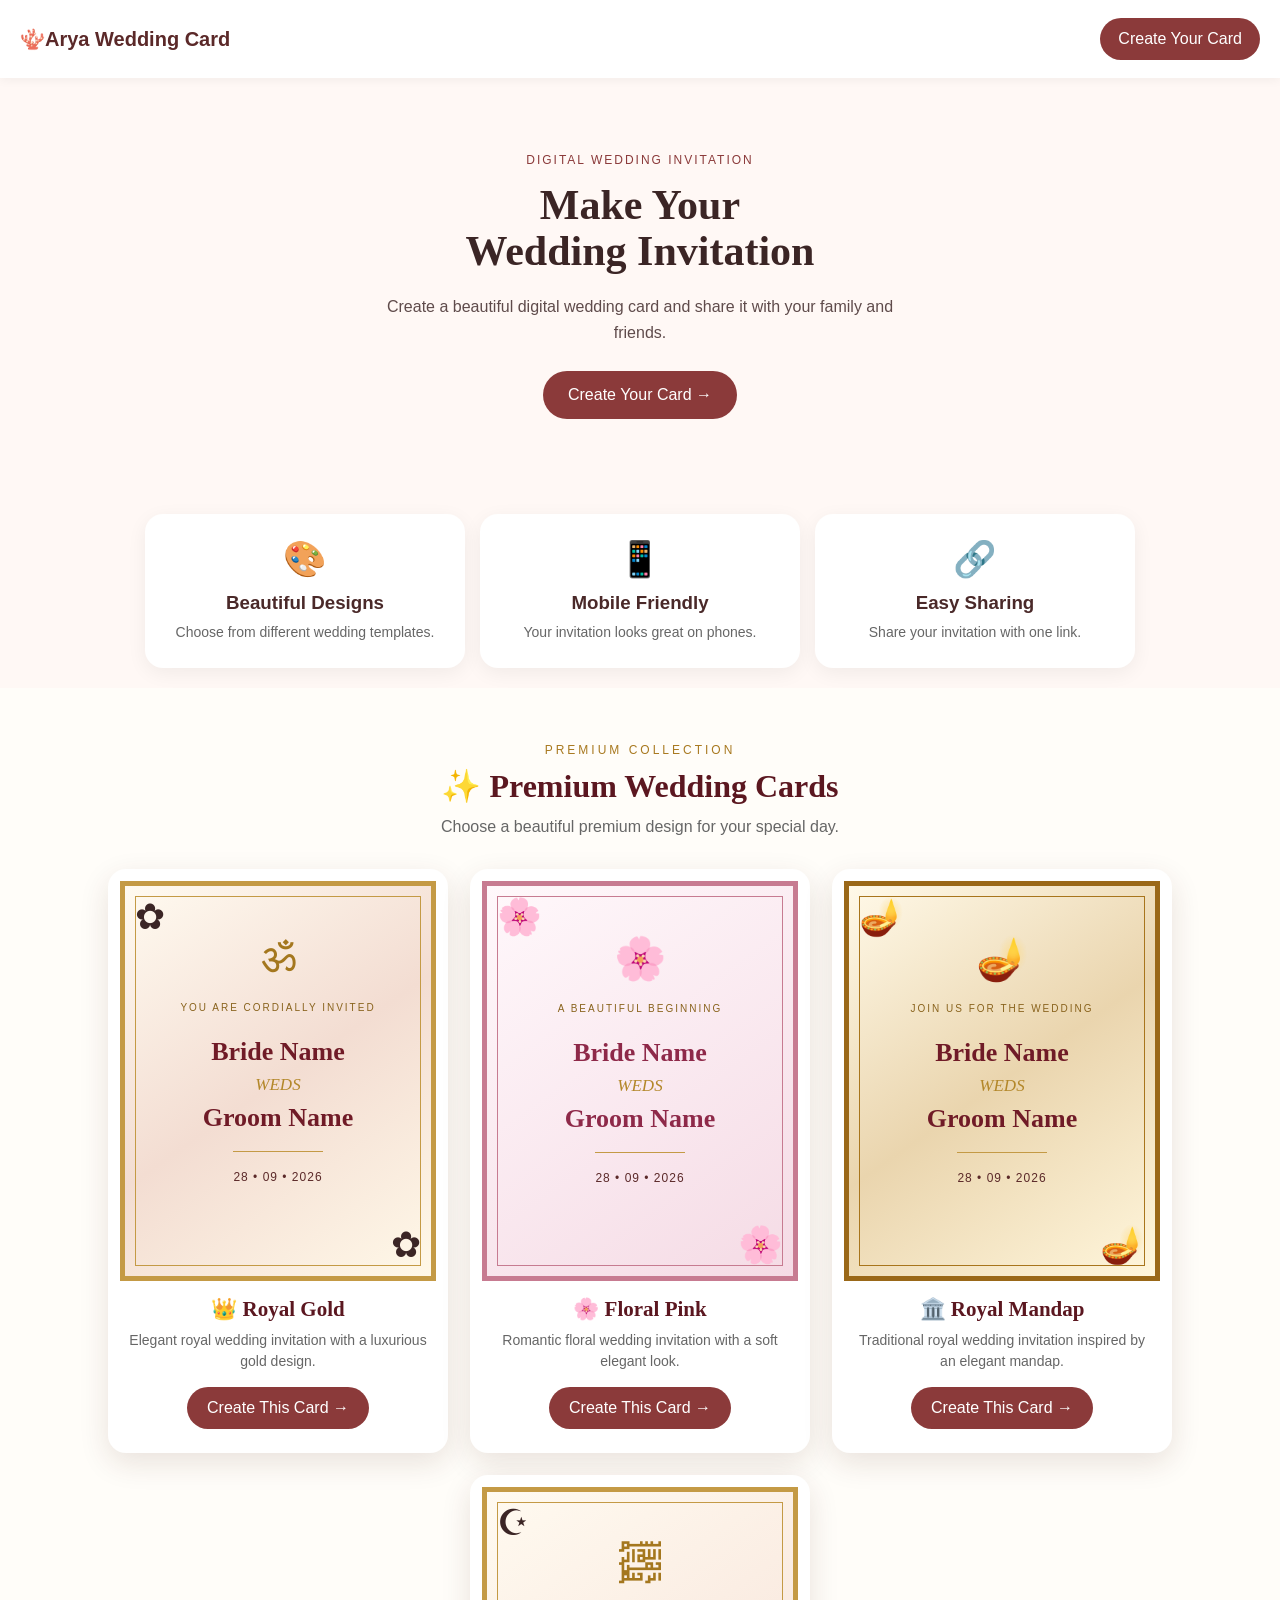
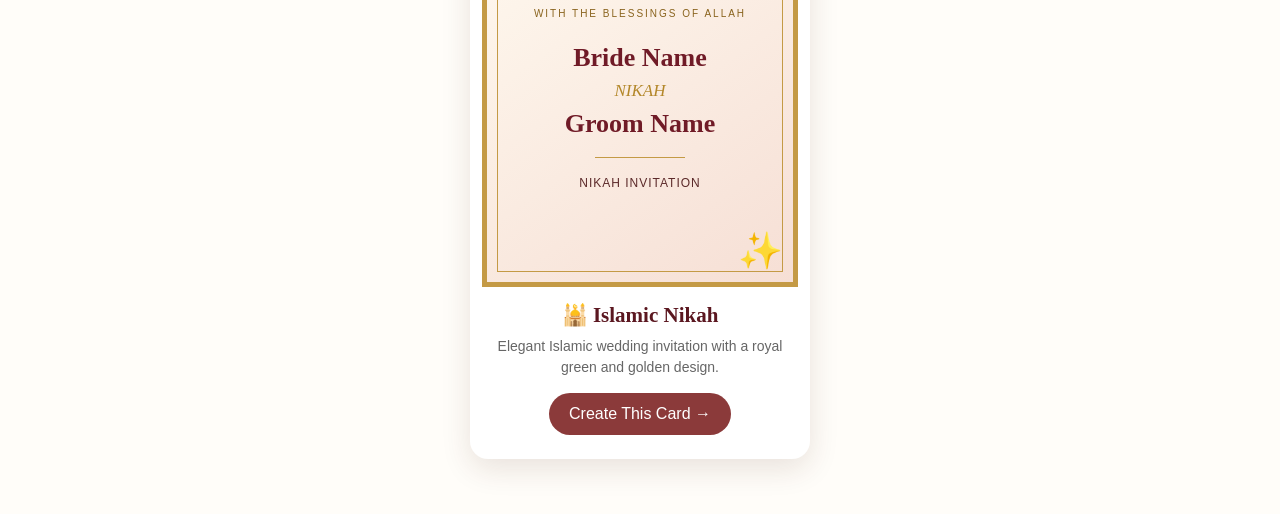
<file: index.html>
<!DOCTYPE html>
<html lang="en">

<head>

  <meta charset="UTF-8">

  <meta
    name="viewport"
    content="width=device-width, initial-scale=1.0">

  <title>Arya wedding Card</title>
<meta name="description" content="Arya Wedding Card - Create beautiful digital wedding invitations with premium designs. Download and share your wedding card online.">
<meta property="og:site_name" content="Arya Wedding Card">
  <link rel="stylesheet" href="style.css">

</head>


<body>


  <!-- =========================
       HEADER
  ========================== -->

  <header>

    <h2> 🪸Arya Wedding Card</h2>

    <button id="createBtn">
      Create Your Card
    </button>

  </header>



  <!-- =========================
       MAIN
  ========================== -->

  <main>


    <!-- =========================
         HERO
    ========================== -->

    <section class="hero">

      <p class="small-text">
        DIGITAL WEDDING INVITATION
      </p>


      <h1>
        Make Your<br>
        Wedding Invitation
      </h1>


      <p class="hero-description">
        Create a beautiful digital wedding card
        and share it with your family and friends.
      </p>


      <button id="startBtn">
        Create Your Card →
      </button>

    </section>



    <!-- =========================
         FEATURES
    ========================== -->

    <section class="features">


      <div class="feature">

        <span>🎨</span>

        <h3>
          Beautiful Designs
        </h3>

        <p>
          Choose from different wedding templates.
        </p>

      </div>



      <div class="feature">

        <span>📱</span>

        <h3>
          Mobile Friendly
        </h3>

        <p>
          Your invitation looks great on phones.
        </p>

      </div>



      <div class="feature">

        <span>🔗</span>

        <h3>
          Easy Sharing
        </h3>

        <p>
          Share your invitation with one link.
        </p>

      </div>


    </section>



    <!-- =========================
         PREMIUM SECTION
    ========================== -->

    <section class="premium-section">


      <p class="premium-small-text">
        PREMIUM COLLECTION
      </p>


      <h2>
        ✨ Premium Wedding Cards
      </h2>


      <p class="premium-description">
        Choose a beautiful premium design
        for your special day.
      </p>



      <!-- PREMIUM CARDS -->

      <div class="premium-cards">



        <!-- =====================
             PREMIUM CARD 1
        ====================== -->

        <div class="premium-card">


          <div class="premium-preview royal-preview">


            <div class="premium-flower flower-one">
              ✿
            </div>


            <div class="premium-symbol">
              ॐ
            </div>


            <p class="premium-invite">
              YOU ARE CORDIALLY INVITED
            </p>


            <h3>
              Bride Name
            </h3>


            <p class="premium-weds">
              WEDS
            </p>


            <h3>
              Groom Name
            </h3>


            <div class="premium-line">
            </div>


            <p class="premium-date">
              28 • 09 • 2026
            </p>


            <div class="premium-flower flower-two">
              ✿
            </div>


          </div>



          <div class="premium-info">


            <h3>
              👑 Royal Gold
            </h3>


            <p>
              Elegant royal wedding invitation
              with a luxurious gold design.
            </p>


            <button
              class="premium-btn"
              data-template="royal"
            >
              Create This Card →
            </button>


          </div>


        </div>



        <!-- =====================
             PREMIUM CARD 2
        ====================== -->

        <div class="premium-card">


          <div class="premium-preview floral-card">


            <div class="premium-flower flower-one">
              🌸
            </div>


            <div class="premium-symbol">
              🌸
            </div>


            <p class="premium-invite">
              A BEAUTIFUL BEGINNING
            </p>


            <h3>
              Bride Name
            </h3>


            <p class="premium-weds">
              WEDS
            </p>


            <h3>
              Groom Name
            </h3>


            <div class="premium-line">
            </div>


            <p class="premium-date">
              28 • 09 • 2026
            </p>


            <div class="premium-flower flower-two">
              🌸
            </div>


          </div>



          <div class="premium-info">


            <h3>
              🌸 Floral Pink
            </h3>


            <p>
              Romantic floral wedding invitation
              with a soft elegant look.
            </p>


            <button
              class="premium-btn"
              data-template="floral"
            >
              Create This Card →
            </button>


          </div>


        </div>



        <!-- =====================
             PREMIUM CARD 3
        ====================== -->

        <div class="premium-card">


          <div class="premium-preview mandap-card">


            <div class="premium-flower flower-one">
              🪔
            </div>


            <div class="premium-symbol">
              🪔
            </div>


            <p class="premium-invite">
              JOIN US FOR THE WEDDING
            </p>


            <h3>
              Bride Name
            </h3>


            <p class="premium-weds">
              WEDS
            </p>


            <h3>
              Groom Name
            </h3>


            <div class="premium-line">
            </div>


            <p class="premium-date">
              28 • 09 • 2026
            </p>


            <div class="premium-flower flower-two">
              🪔
            </div>


          </div>



          <div class="premium-info">


            <h3>
              🏛️ Royal Mandap
            </h3>


            <p>
              Traditional royal wedding invitation
              inspired by an elegant mandap.
            </p>


            <button
              class="premium-btn"
              data-template="mandap"
            >
              Create This Card →
            </button>


          </div>


        </div>


        <!-- =====================
             PREMIUM CARD 4
        ====================== -->

        <div class="premium-card">

          <div class="premium-preview islamic-preview">

            <div class="premium-flower flower-one">
              ☪
            </div>

            <div class="premium-symbol">
              ﷽
            </div>

            <p class="premium-invite">
              WITH THE BLESSINGS OF ALLAH
            </p>

            <h3>
              Bride Name
            </h3>

            <p class="premium-weds">
              NIKAH
            </p>

            <h3>
              Groom Name
            </h3>

            <div class="premium-line">
            </div>

            <p class="premium-date">
              NIKAH INVITATION
            </p>

            <div class="premium-flower flower-two">
              ✨
            </div>

          </div>

          <div class="premium-info">

            <h3>
              🕌 Islamic Nikah
            </h3>

            <p>
              Elegant Islamic wedding invitation
              with a royal green and golden design.
            </p>

            <button
              class="premium-btn"
              data-template="islamic"
            >
              Create This Card →
            </button>

          </div>

        </div>


      </div>


    </section>


  </main>



  <!-- =========================
       JAVASCRIPT
  ========================== -->

  <script src="script.js"></script>


</body>

</html>
</file>
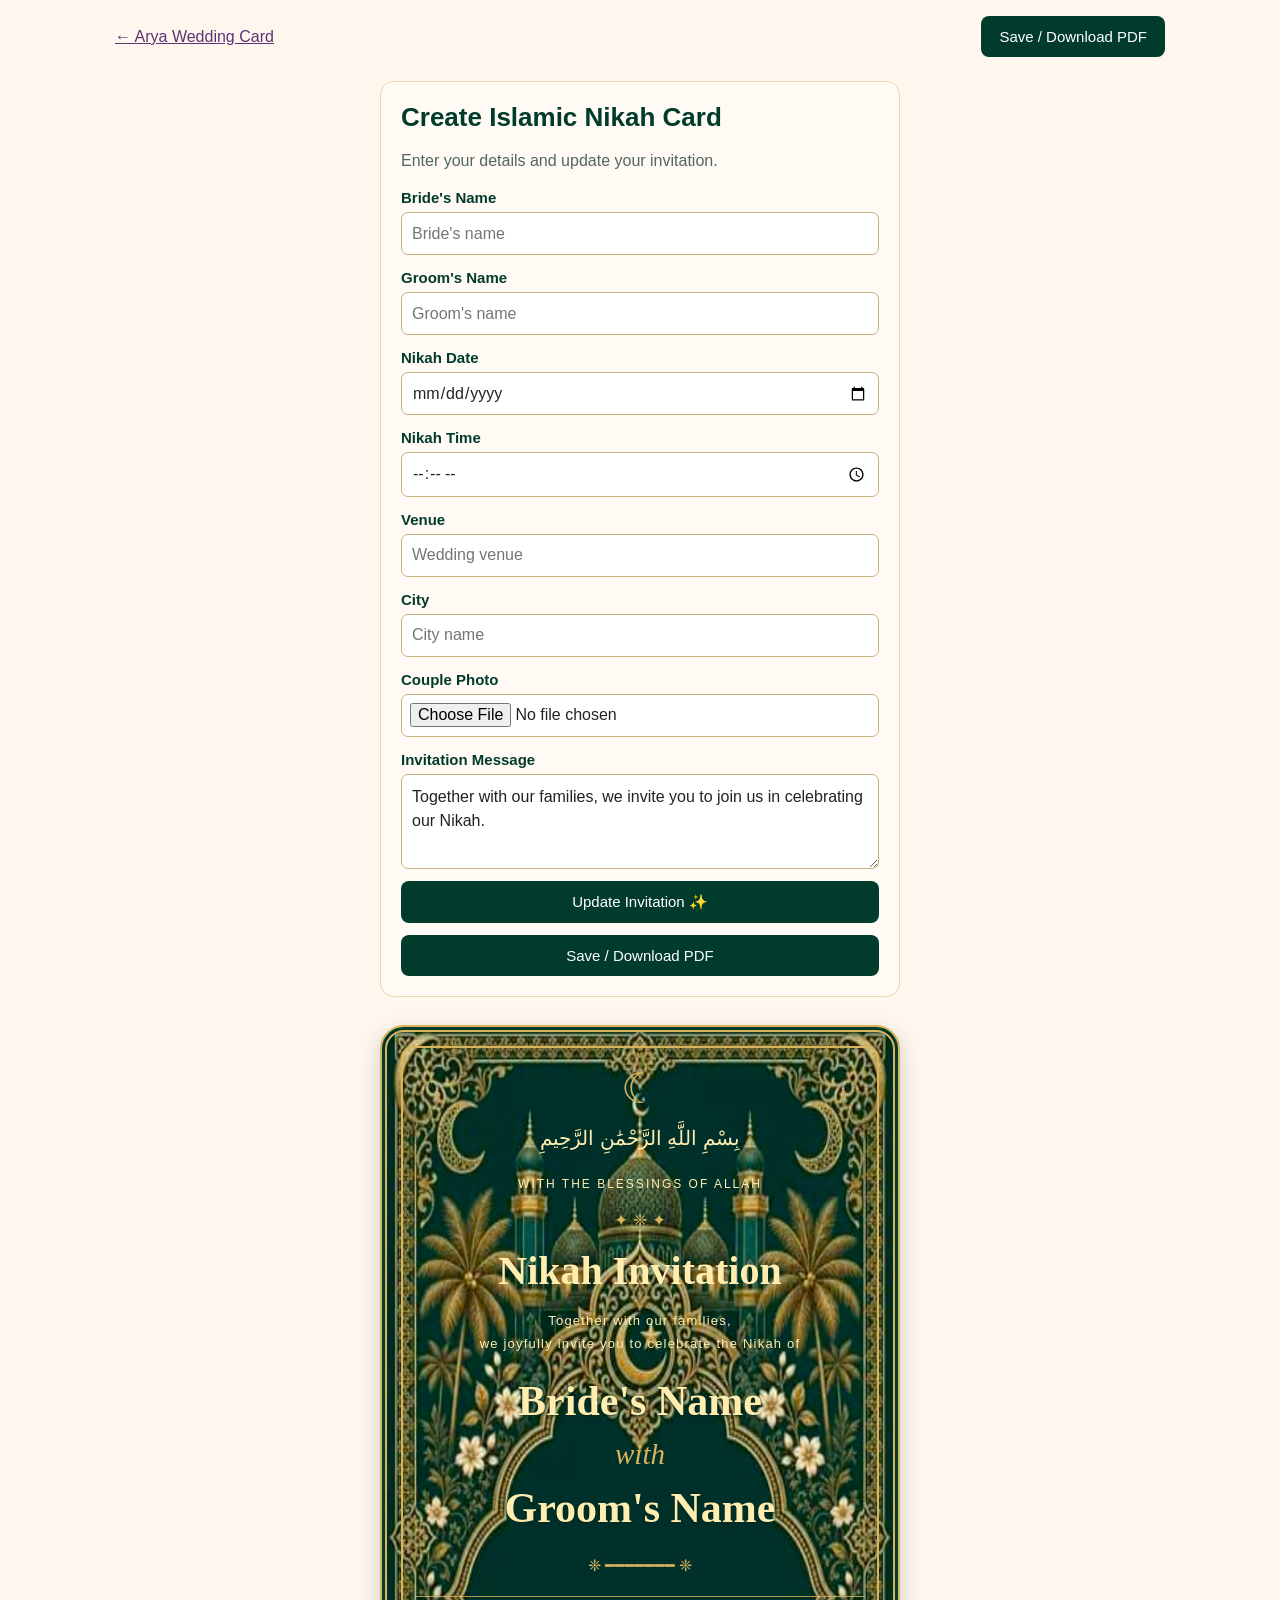
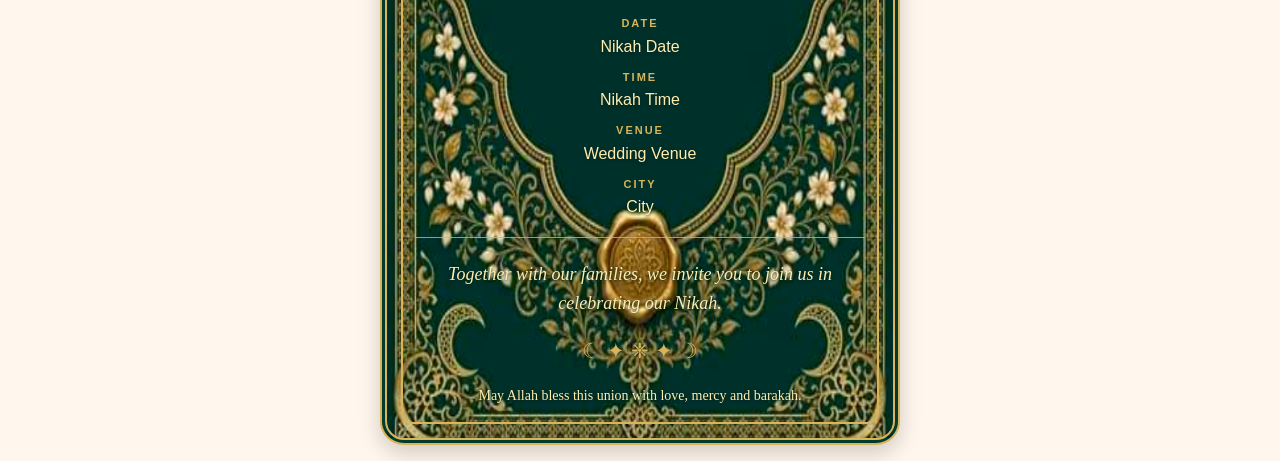
<file: islamic-card.html>
<!DOCTYPE html>
<html lang="en">
<head>
  <meta charset="UTF-8">
  <meta name="viewport" content="width=device-width, initial-scale=1.0">
  <meta name="theme-color" content="#003b2b">

  <title>Islamic Nikah Card | Arya Wedding Card</title>

  <link rel="stylesheet" href="islamic-card.css">
</head>

<body>

  <header class="topbar">
    <a href="index.html">← Arya Wedding Card</a>
    <button type="button" onclick="window.print()">
      Save / Download PDF
    </button>
  </header>

  <main class="layout">

    <!-- FORM -->
    <section class="form-panel">

      <h2>Create Islamic Nikah Card</h2>
      <p>Enter your details and update your invitation.</p>

      <label for="bride">Bride's Name</label>
      <input id="bride" type="text" placeholder="Bride's name">

      <label for="groom">Groom's Name</label>
      <input id="groom" type="text" placeholder="Groom's name">

      <label for="date">Nikah Date</label>
      <input id="date" type="date">

      <label for="time">Nikah Time</label>
      <input id="time" type="time">

      <label for="venue">Venue</label>
      <input id="venue" type="text" placeholder="Wedding venue">

      <label for="city">City</label>
      <input id="city" type="text" placeholder="City name">

      <label for="couplePhoto">Couple Photo</label>
      <input id="couplePhoto" type="file" accept="image/*">

      <label for="message">Invitation Message</label>
      <textarea id="message" rows="3">Together with our families, we invite you to join us in celebrating our Nikah.</textarea>

      <button id="updateBtn" type="button">
        Update Invitation ✨
      </button>

      <button class="print-btn" type="button" onclick="window.print()">
        Save / Download PDF
      </button>

    </section>

    <!-- CARD PREVIEW -->
    <section class="preview-area">

      <article class="islamic-card">

        <div class="card-content">

          <!-- MOON -->
          <div class="moon">☾</div>

          <!-- BISMILLAH -->
          <p class="bismillah" lang="ar" dir="rtl">
            بِسْمِ اللَّهِ الرَّحْمَٰنِ الرَّحِيمِ
          </p>

          <p class="eyebrow">
            WITH THE BLESSINGS OF ALLAH
          </p>

          <div class="ornament">✦ ❈ ✦</div>

          <h2 class="card-heading">
            Nikah Invitation
          </h2>

          <p class="intro">
            Together with our families,<br>
            we joyfully invite you to celebrate the Nikah of
          </p>

          <!-- COUPLE NAMES -->
          <div class="couple-names">

            <h1 id="showBride">Bride's Name</h1>

            <p class="connector">with</p>

            <h1 id="showGroom">Groom's Name</h1>

          </div>

          <div class="gold-divider">❈ ━━━━━━━ ❈</div>

          <!-- DETAILS -->
          <div class="details-panel">

            <p class="detail">
              <span>DATE</span>
              <strong id="showDate">Nikah Date</strong>
            </p>

            <p class="detail">
              <span>TIME</span>
              <strong id="showTime">Nikah Time</strong>
            </p>

            <p class="detail">
              <span>VENUE</span>
              <strong id="showVenue">Wedding Venue</strong>
            </p>

            <p class="detail">
              <span>CITY</span>
              <strong id="showCity">City</strong>
            </p>

          </div>

          <p class="card-message" id="showMessage">
            Together with our families, we invite you to join us in celebrating our Nikah.
          </p>

          <!-- COUPLE PHOTO -->
          <div class="photo-area" id="photoArea">
            <img id="showPhoto" alt="Couple Photo">
          </div>

          <div class="bottom-ornament">☾ ✦ ❈ ✦ ☽</div>

          <p class="dua">
            May Allah bless this union with love, mercy and barakah.
          </p>

        </div>

      </article>

    </section>

  </main>

  <script src="islamic-card.js"></script>

</body>
</html>
</file>
<file: style.css>
/* =========================================
   GLOBAL
========================================= */

* {
  box-sizing: border-box;
  margin: 0;
  padding: 0;
}

body {
  font-family: Arial, sans-serif;
  background: #fff8f5;
  color: #3b2525;
}

button,
input,
textarea {
  font: inherit;
}

button {
  cursor: pointer;
}

/* =========================================
   HEADER
========================================= */

header {
  display: flex;
  justify-content: space-between;
  align-items: center;
  gap: 12px;
  padding: 18px 20px;
  background: #fff;
  box-shadow: 0 2px 10px rgba(0, 0, 0, 0.05);
}

header h2 {
  font-size: 20px;
  color: #5b2929;
}

header button,
#startBtn {
  border: none;
  padding: 12px 18px;
  border-radius: 25px;
  background: #8b3a3a;
  color: white;
}

header button:hover,
#startBtn:hover {
  background: #6f2929;
}

header a {
  color: #8b3a3a;
  text-decoration: none;
  font-weight: bold;
}

/* =========================================
   HOME HERO
========================================= */

.hero {
  text-align: center;
  padding: 75px 20px;
}

.small-text {
  font-size: 12px;
  letter-spacing: 2px;
  color: #8b3a3a;
  margin-bottom: 15px;
}

.hero h1 {
  font-family: Georgia, serif;
  font-size: 42px;
  line-height: 1.1;
  margin-bottom: 20px;
  color: #3b2525;
}

.hero-description {
  max-width: 550px;
  margin: 0 auto 25px;
  line-height: 1.6;
  color: #5f4b4b;
}

#startBtn {
  font-size: 16px;
  padding: 15px 25px;
}

/* =========================================
   FEATURES
========================================= */

.features {
  display: flex;
  flex-wrap: wrap;
  justify-content: center;
  gap: 15px;
  padding: 20px;
}

.feature {
  width: 100%;
  max-width: 320px;
  padding: 25px 18px;
  border-radius: 18px;
  background: white;
  text-align: center;
  box-shadow: 0 5px 20px rgba(0, 0, 0, 0.06);
}

.feature span {
  font-size: 35px;
}

.feature h3 {
  margin: 12px 0 8px;
  color: #4a2929;
}

.feature p {
  font-size: 14px;
  color: #666;
  line-height: 1.5;
}

/* =========================================
   PREMIUM HOME SECTION
========================================= */

.premium-section {
  padding: 55px 18px;
  text-align: center;
  background: #fffdf9;
}

.premium-small-text {
  font-size: 12px;
  letter-spacing: 3px;
  color: #a87920;
  margin-bottom: 10px;
}

.premium-section > h2 {
  font-family: Georgia, serif;
  font-size: 32px;
  color: #5b1720;
  margin-bottom: 10px;
}

.premium-description {
  color: #666;
  line-height: 1.5;
  margin-bottom: 30px;
}

.premium-cards {
  display: flex;
  flex-wrap: wrap;
  justify-content: center;
  align-items: flex-start;
  gap: 22px;
}

.premium-card {
  width: 100%;
  max-width: 340px;
  overflow: hidden;
  padding: 12px;
  border-radius: 18px;
  background: white;
  box-shadow: 0 10px 30px rgba(70, 30, 20, 0.12);
}

.premium-preview {
  position: relative;
  height: 400px;
  overflow: hidden;
  padding: 48px 15px;
  border: 5px solid #c49a45;
  background: linear-gradient(145deg, #fffaf0, #f6dfd5);
}

.premium-preview::before {
  content: "";
  position: absolute;
  inset: 10px;
  border: 1px solid #c49a45;
  pointer-events: none;
}

.royal-preview {
  background: linear-gradient(145deg, #fffaf0, #f3ddd2, #fff8e8);
}

.floral-card {
  background: linear-gradient(145deg, #fff8fb, #f5dbe5);
  border-color: #c77b91;
}

.floral-card::before {
  border-color: #c77b91;
}

.mandap-card {
  background: linear-gradient(145deg, #fff9e8, #ead5ae, #fff6dc);
  border-color: #9a6818;
}

.mandap-card::before {
  border-color: #a8751c;
}

.premium-symbol {
  position: relative;
  font-size: 42px;
  color: #a4771e;
  margin-bottom: 18px;
}

.floral-card .premium-symbol {
  color: #b45572;
}

.mandap-card .premium-symbol {
  color: #8c5b13;
}

.premium-invite {
  position: relative;
  font-size: 10px;
  line-height: 1.5;
  letter-spacing: 2px;
  color: #89631d;
  margin-bottom: 22px;
}

.premium-preview h3 {
  position: relative;
  font-family: Georgia, serif;
  font-size: 26px;
  overflow-wrap: anywhere;
  color: #701b27;
  margin: 8px 0;
}

.floral-card h3 {
  color: #8e2949;
}

.premium-weds {
  position: relative;
  font-family: Georgia, serif;
  font-size: 17px;
  font-style: italic;
  color: #b38729;
  margin: 8px 0;
}

.premium-line {
  position: relative;
  width: 90px;
  height: 1px;
  margin: 18px auto;
  background: #c49a45;
}

.premium-date {
  position: relative;
  font-size: 12px;
  letter-spacing: 1px;
  color: #5b2929;
}

.premium-flower {
  position: absolute;
  z-index: 2;
  font-size: 36px;
}

.flower-one {
  top: 10px;
  left: 10px;
}

.flower-two {
  right: 10px;
  bottom: 10px;
}

.premium-info {
  padding: 16px 8px 12px;
}

.premium-info h3 {
  font-family: Georgia, serif;
  font-size: 21px;
  color: #5b1720;
  margin-bottom: 8px;
}

.premium-info p {
  font-size: 14px;
  line-height: 1.5;
  color: #666;
  margin-bottom: 15px;
}

.premium-btn {
  border: none;
  padding: 12px 20px;
  border-radius: 25px;
  background: #8b3a3a;
  color: white;
}

.premium-btn:hover {
  background: #6f2929;
}

/* =========================================
   CREATOR FORM
========================================= */

.creator {
  width: 94%;
  max-width: 650px;
  margin: 25px auto;
  padding: 25px;
  background: white;
  border-radius: 20px;
  box-shadow: 0 8px 30px rgba(0, 0, 0, 0.08);
}

.creator h1 {
  text-align: center;
  font-family: Georgia, serif;
  font-size: 29px;
  color: #6f2929;
  margin-bottom: 10px;
}

.creator > p {
  text-align: center;
  color: #666;
  line-height: 1.5;
  margin-bottom: 22px;
}

.creator label {
  display: block;
  margin-top: 16px;
  margin-bottom: 7px;
  font-weight: bold;
  color: #4b2929;
}

.creator input,
.creator textarea {
  display: block;
  width: 100%;
  padding: 12px;
  border: 1px solid #dfcaca;
  border-radius: 10px;
  font-family: Arial, sans-serif;
  font-size: 15px;
  background: #fffafa;
  outline: none;
}

.creator input:focus,
.creator textarea:focus {
  border-color: #8b3a3a;
  box-shadow: 0 0 0 3px rgba(139, 58, 58, 0.08);
}

.creator textarea {
  min-height: 100px;
  resize: vertical;
}

#previewBtn {
  width: 100%;
  margin-top: 23px;
  padding: 15px;
  border: none;
  border-radius: 30px;
  background: #8b3a3a;
  color: white;
  font-weight: bold;
}

#previewBtn:hover {
  background: #6f2929;
}

/* =========================================
   DOWNLOAD BUTTON
========================================= */

#downloadBtn {
  display: block;
  width: 90%;
  max-width: 520px;
  margin: 18px auto;
  padding: 15px 20px;
  border: 2px solid #d4af37;
  border-radius: 35px;
  background: linear-gradient(135deg, #7b1725, #b33a4b, #7b1725);
  color: #fff8dc;
  font-size: 16px;
  font-weight: bold;
  text-align: center;
  box-shadow: 0 8px 20px rgba(123, 23, 37, 0.2);
}

/* =========================================
   WEDDING CARD PREVIEW
========================================= */

.preview-section {
  display: flex;
  justify-content: center;
  align-items: flex-start;
  width: 100%;
  padding: 15px 10px 35px;
}

.wedding-card {
  position: relative;
  isolation: isolate;
  width: 100%;
  max-width: 460px;
  min-height: 0;
  padding: 28px 22px 25px;
  overflow: hidden;
  text-align: center;
  border: 7px solid #c49a45;
  border-radius: 8px;
  background: linear-gradient(145deg, #fffaf2, #f8e4dc);
  box-shadow: 0 15px 40px rgba(80, 30, 20, 0.18);
}

.wedding-card::before {
  content: "";
  position: absolute;
  z-index: 0;
  inset: 10px;
  border: 2px solid #c49a45;
  pointer-events: none;
}

.wedding-card::after {
  content: "";
  position: absolute;
  z-index: 0;
  inset: 17px;
  border: 1px solid #d8b76b;
  pointer-events: none;
}

.flowers {
  position: absolute;
  z-index: 2;
  top: 15px;
  font-size: 34px;
}

.top-left {
  left: 15px;
}

.top-right {
  right: 15px;
}

.ganesh {
  position: relative;
  z-index: 2;
  width: fit-content;
  max-width: 100%;
  margin: 0 auto;
  padding: 7px 24px;
  border-top: 2px solid #c49a45;
  border-bottom: 1px solid #d8b76b;
  border-radius: 50% 50% 0 0;
  font-size: 42px;
  color: #a4771e;
}

.blessing {
  position: relative;
  z-index: 2;
  margin-top: 8px;
  font-size: 10px;
  line-height: 1.5;
  letter-spacing: 1.5px;
  color: #8a641d;
}

.invite {
  position: relative;
  z-index: 2;
  margin-top: 20px;
  font-size: 11px;
  line-height: 1.5;
  letter-spacing: 2px;
  color: #9a6d19;
}

.wedding-card h1 {
  position: relative;
  z-index: 2;
  margin: 8px 0;
  font-family: Georgia, serif;
  font-size: clamp(27px, 7vw, 38px);
  line-height: 1.15;
  overflow-wrap: anywhere;
  color: #721d29;
  text-shadow: 1px 1px 0 #e6c978;
}

.weds {
  position: relative;
  z-index: 2;
  margin: 6px 0;
  font-family: Georgia, serif;
  font-size: 18px;
  font-style: italic;
  color: #b1872b;
}

.details {
  position: relative;
  z-index: 2;
  max-width: 380px;
  margin: 16px auto;
  padding: 10px 8px;
  border-top: 1px solid #c49a45;
  border-bottom: 1px solid #c49a45;
}

.details p {
  margin: 6px 0;
  font-size: 13px;
  line-height: 1.4;
  overflow-wrap: anywhere;
  color: #5c272d;
}

.message {
  position: relative;
  z-index: 2;
  max-width: 380px;
  margin: 12px auto;
  font-family: Georgia, serif;
  font-size: 13px;
  line-height: 1.5;
  font-style: italic;
  overflow-wrap: anywhere;
  color: #63333a;
}

.photo-box {
  position: relative;
  z-index: 2;
  width: 125px;
  height: 125px;
  margin: 17px auto 12px;
  padding: 4px;
  border-radius: 50%;
  background: linear-gradient(135deg, #a87819, #f2d67c, #b88622);
  box-shadow: 0 0 0 2px #fff3c7, 0 6px 16px rgba(90, 50, 10, 0.2);
}

.photo-box img {
  display: block;
  width: 100%;
  height: 100%;
  object-fit: cover;
  border: 3px solid #fff8ed;
  border-radius: 50%;
}

#photoPlaceholder {
  display: flex;
  align-items: center;
  justify-content: center;
  width: 100%;
  height: 100%;
  border-radius: 50%;
  background: #f7e8df;
  color: #987326;
  font-size: 12px;
}

.bottom-decoration {
  position: relative;
  z-index: 2;
  margin-top: 8px;
  font-size: 23px;
  letter-spacing: 7px;
  color: #b48725;
}

/* =========================================
   ROYAL GOLD TEMPLATE
========================================= */

.template-royal {
  border-color: #b88624;
  background:
    radial-gradient(circle at top, rgba(255, 231, 160, 0.35), transparent 35%),
    linear-gradient(145deg, #fffaf0, #f3ddd2, #fff8e8);
  box-shadow: 0 15px 35px rgba(80, 35, 20, 0.2);
}

.template-royal::before {
  border-color: #b88624;
}

.template-royal::after {
  border-color: #e0bd63;
}

.template-royal .ganesh {
  color: #a87518;
}

.template-royal .invite,
.template-royal .blessing {
  color: #8d6115;
}

.template-royal h1 {
  color: #6e1725;
  text-shadow: 1px 1px 0 #e4c46b;
}

.template-royal .details {
  border-color: #b88624;
  background: rgba(255, 250, 235, 0.45);
}

.template-royal .photo-box {
  background: linear-gradient(135deg, #8d6418, #f3d678, #a87518, #f7df8b);
}

/* =========================================
   FLORAL PINK TEMPLATE
========================================= */

.template-floral {
  border-color: #c77b91;
  background:
    radial-gradient(circle at top left, rgba(255, 190, 210, 0.45), transparent 32%),
    radial-gradient(circle at bottom right, rgba(244, 170, 195, 0.35), transparent 35%),
    linear-gradient(145deg, #fff8fa, #f9e1e8, #fff5f7);
  box-shadow: 0 15px 35px rgba(120, 45, 70, 0.16);
}

.template-floral::before {
  border-color: #c77b91;
}

.template-floral::after {
  border-color: #e4aebe;
}

.template-floral .ganesh {
  color: #b45572;
  border-color: #c77b91;
}

.template-floral .invite,
.template-floral .blessing {
  color: #a04d69;
}

.template-floral h1 {
  color: #8e2949;
  text-shadow: 1px 1px 0 #f0bdcb;
}

.template-floral .weds {
  color: #c06b87;
}

.template-floral .details {
  border-color: #c77b91;
  background: rgba(255, 245, 248, 0.55);
}

.template-floral .photo-box {
  background: linear-gradient(135deg, #a94f70, #f1b6c8, #c86d8d, #f6d0db);
}

/* =========================================
   ROYAL MANDAP TEMPLATE
========================================= */

.template-mandap {
  border-color: #9a6818;
  background:
    radial-gradient(circle at top, rgba(245, 210, 130, 0.4), transparent 35%),
    linear-gradient(145deg, #fff9e8, #ead5ae, #fff6dc);
  box-shadow: 0 15px 35px rgba(80, 45, 15, 0.2);
}

.template-mandap::before {
  border-color: #a8751c;
}

.template-mandap::after {
  border-color: #d5ad58;
}

.template-mandap .ganesh {
  color: #8c5b13;
  border-color: #a8751c;
}

.template-mandap .invite,
.template-mandap .blessing {
  color: #805414;
}

.template-mandap h1 {
  color: #721d29;
  text-shadow: 1px 1px 0 #e3c26a;
}

.template-mandap .details {
  border-color: #a8751c;
  background: rgba(255, 248, 225, 0.5);
}

.template-mandap .photo-box {
  background: linear-gradient(135deg, #805414, #e4c36d, #a36d18, #f0d98b);
}

/* =========================================
   MOBILE LAYOUT
========================================= */

@media (max-width: 600px) {
  header {
    padding: 14px;
  }

  header h2 {
    font-size: 17px;
  }

  header button {
    padding: 10px 12px;
    font-size: 12px;
  }

  .hero {
    padding: 55px 18px;
  }

  .hero h1 {
    font-size: 35px;
  }

  .features {
    padding: 14px;
  }

  .premium-section {
    padding: 42px 12px;
  }

  .premium-section > h2 {
    font-size: 27px;
  }

  .premium-card {
    max-width: 350px;
  }

  .creator {
    padding: 20px;
    margin: 18px auto;
  }

  .creator h1 {
    font-size: 26px;
  }

  .wedding-card {
    width: 100%;
    padding: 27px 16px 22px;
    border-width: 5px;
  }

  .flowers {
    font-size: 29px;
  }

  .top-left {
    left: 12px;
  }

  .top-right {
    right: 12px;
  }

  .ganesh {
    font-size: 37px;
    padding: 6px 20px;
  }

  .blessing {
    font-size: 9px;
    letter-spacing: 1px;
  }

  .invite {
    margin-top: 18px;
    font-size: 10px;
    letter-spacing: 1.5px;
  }

  .details p {
    font-size: 12px;
  }

  .photo-box {
    width: 115px;
    height: 115px;
  }
}

/* =========================================
   PRINT / SAVE AS PDF
========================================= */

@media print {
    #downloadBtn,
  #shareBtn,
  .creator,
  header {
    display: none !important;
  }
  @page {
    size: A4 portrait;
    margin: 8mm;
  }

  html,
  body {
    margin: 0 !important;
    padding: 0 !important;
    background: white !important;
  }

  body * {
    visibility: visible !important;
  }
  

  .preview-section,
  .preview-section * {
    visibility: visible !important;
  }

  .preview-section {
    position: absolute !important;
    top: 0 !important;
    left: 0 !important;
    display: block !important;
    width: 100% !important;
    margin: 0 !important;
    padding: 0 !important;
  }

  .wedding-card {
    position: relative !important;
    left: auto !important;
    top: auto !important;
    transform: none !important;
    width: 155mm !important;
    max-width: 155mm !important;
    min-height: 235mm !important;
    height: auto !important;
    margin: 0 auto !important;
    padding: 10mm 7mm !important;
    overflow: visible !important;
    box-shadow: none !important;
    break-inside: avoid !important;
    -webkit-print-color-adjust: exact !important;
    print-color-adjust: exact !important;
  }

  .wedding-card .flowers {
    font-size: 30px !important;
  }

  .wedding-card h1 {
    font-size: 28px !important;
  }

  .wedding-card .ganesh {
    font-size: 36px !important;
  }

  .wedding-card .details {
    margin: 10px auto !important;
    padding: 7px !important;
  }

  .wedding-card .details p {
    margin: 4px 0 !important;
  }

  .wedding-card .message {
    margin: 8px auto !important;
  }

  .wedding-card .photo-box {
    width: 95px !important;
    height: 95px !important;
    margin: 10px auto !important;
  }

  .wedding-card .bottom-decoration {
    margin-top: 5px !important;
  }

  header,
  .creator,
  #downloadBtn {
    display: none !important;
  }
}
</file>
<file: islamic-card.css>
:root {
  --green: #003b2c;
  --deep-green: #00251c;
  --gold: #d8b45c;
  --light-gold: #ffedb0;
  --cream: #fff7e5;
}

* {
  box-sizing: border-box;
}

body {
  margin: 0;
  padding: 16px;
  background: #fff7ed;
  color: var(--green);
  font-family: Arial, sans-serif;
}

/* TOP BAR */
.topbar {
  width: 100%;
  max-width: 1050px;
  margin: 0 auto 24px;
  display: flex;
  align-items: center;
  justify-content: space-between;
  gap: 12px;
  flex-wrap: wrap;
}

.topbar a {
  color: #5a3476;
  font-size: 16px;
}

button {
  border: 0;
  border-radius: 8px;
  padding: 12px 18px;
  background: var(--green);
  color: white;
  font-size: 15px;
  cursor: pointer;
}

/* PAGE LAYOUT */
.layout {
  display: flex;
  flex-direction: column;
  align-items: center;
  gap: 28px;
  width: 100%;
}

/* FORM */
.form-panel {
  width: 100%;
  max-width: 520px;
  padding: 20px;
  background: #fffaf3;
  border: 1px solid #ead9ae;
  border-radius: 14px;
}

.form-panel h2 {
  margin: 0 0 10px;
  color: var(--green);
  font-size: 26px;
}

.form-panel > p {
  color: #52675e;
  line-height: 1.5;
}

.form-panel label {
  display: block;
  margin: 14px 0 6px;
  color: var(--green);
  font-size: 15px;
  font-weight: bold;
}

.form-panel input,
.form-panel textarea {
  display: block;
  width: 100%;
  max-width: 100%;
  min-height: 43px;
  padding: 10px;
  border: 1px solid #c6b27b;
  border-radius: 7px;
  background: #fff;
  color: #222;
  font-family: Arial, sans-serif;
  font-size: 16px;
}

.form-panel input[type="file"] {
  padding: 8px;
}

.form-panel textarea {
  min-height: 95px;
  resize: vertical;
  line-height: 1.5;
}

.form-panel button {
  width: 100%;
  margin-top: 12px;
}

/* CARD PREVIEW */
.preview-area {
  width: 100%;
  display: flex;
  justify-content: center;
  align-items: flex-start;
}

/* ISLAMIC CARD */
.islamic-card {
  position: relative;
  isolation: isolate;
  width: 100%;
  max-width: 520px;
  min-height: 0;
  margin: 0 auto;
  padding: 0;
  overflow: hidden;
  border: 7px double var(--gold);
  border-radius: 24px;
  background-color: var(--green);
  background-image: url("./islamic-bg.png");
  background-size: 100% 100%;
  background-position: center;
  background-repeat: no-repeat;
  box-shadow: 0 8px 22px rgba(0, 0, 0, 0.18);
}

/* INNER BORDER */
.islamic-card::before {
  content: "";
  position: absolute;
  inset: 14px;
  border: 2px solid var(--gold);
  border-radius: 12px;
  pointer-events: none;
  z-index: 2;
}

/* CARD CONTENT */
.card-content {
  position: relative;
  z-index: 1;
  width: 100%;
  padding: 34px 28px 30px;
  text-align: center;
  color: var(--light-gold);
  overflow-wrap: anywhere;
}

/* MOON */
.moon {
  color: var(--gold);
  font-size: 42px;
  line-height: 1.1;
  margin-bottom: 8px;
}

/* BISMILLAH */
.bismillah {
  margin: 8px 0 18px;
  color: var(--light-gold);
  font-size: 20px;
  line-height: 1.8;
}

/* EYEBROW */
.eyebrow {
  margin: 12px 0;
  color: var(--light-gold);
  font-size: 12px;
  letter-spacing: 2px;
  line-height: 1.7;
}

/* DECORATION */
.ornament,
.gold-divider,
.bottom-ornament {
  color: var(--gold);
  line-height: 1.8;
}

.ornament {
  margin: 8px 0;
  font-size: 17px;
}

/* MAIN HEADING */
.card-heading {
  margin: 10px 0 14px;
  color: var(--light-gold);
  font-family: Georgia, "Times New Roman", serif;
  font-size: clamp(27px, 6vw, 40px);
  line-height: 1.2;
}

/* INTRO */
.intro {
  margin: 12px 0 20px;
  color: var(--light-gold);
  font-size: 13px;
  letter-spacing: 1.2px;
  line-height: 1.8;
}

/* NAMES */
.couple-names {
  margin: 18px 0;
}

.couple-names h1 {
  margin: 12px 0;
  color: var(--light-gold);
  font-family: Georgia, "Times New Roman", serif;
  font-size: clamp(27px, 6.5vw, 42px);
  line-height: 1.2;
  overflow-wrap: anywhere;
  text-shadow: 0 1px 3px #00251c;
}

.connector {
  margin: 8px 0;
  color: var(--gold);
  font-family: Georgia, "Times New Roman", serif;
  font-size: 29px;
  font-style: italic;
}

/* DIVIDER */
.gold-divider {
  margin: 16px 0;
  font-size: 16px;
}

/* DETAILS */
.details-panel {
  width: 100%;
  margin: 12px auto 20px;
  padding: 8px 4px;
  border-top: 1px solid rgba(216, 180, 92, 0.8);
  border-bottom: 1px solid rgba(216, 180, 92, 0.8);
}

.detail {
  display: flex;
  flex-direction: column;
  align-items: center;
  gap: 3px;
  margin: 10px 0;
  color: var(--light-gold);
  font-size: 15px;
  line-height: 1.5;
}

.detail span {
  color: var(--gold);
  font-size: 11px;
  font-weight: bold;
  letter-spacing: 2px;
}

.detail strong {
  display: block;
  max-width: 100%;
  color: var(--light-gold);
  font-size: 16px;
  font-weight: normal;
  overflow-wrap: anywhere;
  text-shadow: 0 1px 3px #00251c;
}

/* MESSAGE */
.card-message {
  margin: 22px 0 14px;
  color: var(--light-gold);
  font-family: Georgia, "Times New Roman", serif;
  font-size: 18px;
  font-style: italic;
  line-height: 1.6;
  text-shadow: 0 1px 3px #00251c;
}

/* PHOTO */
.photo-area {
  display: none;
  margin: 20px auto 12px;
}

.photo-area.visible {
  display: block;
}

#showPhoto {
  display: block;
  width: 120px;
  height: 120px;
  margin: 0 auto;
  object-fit: cover;
  border: 5px solid var(--gold);
  border-radius: 50%;
  background: #f5e8dc;
  box-shadow: 0 0 0 3px var(--cream);
}

/* BOTTOM */
.bottom-ornament {
  margin: 12px 0;
  font-size: 21px;
}

.dua {
  margin: 14px 0 0;
  color: var(--light-gold);
  font-family: Georgia, "Times New Roman", serif;
  font-size: 14px;
  line-height: 1.7;
  text-shadow: 0 1px 3px #00251c;
}

/* SMALL MOBILE */
@media (max-width: 480px) {
  body {
    padding: 10px;
  }

  .topbar {
    justify-content: center;
  }

  .form-panel {
    padding: 15px;
  }

  .form-panel h2 {
    font-size: 23px;
  }

  .card-content {
    padding: 30px 22px 26px;
  }

  .islamic-card {
    border-width: 6px;
    border-radius: 20px;
  }

  .islamic-card::before {
    inset: 11px;
  }

  .bismillah {
    font-size: 18px;
  }

  .intro {
    font-size: 12px;
  }

  .detail strong {
    font-size: 15px;
  }

  .card-message {
    font-size: 17px;
  }
}

/* PRINT / PDF */
@page {
  size: A4 portrait;
  margin: 8mm;
}

@media print {
  body {
    margin: 0;
    padding: 0;
    background: white;
    -webkit-print-color-adjust: exact;
    print-color-adjust: exact;
  }

  .topbar,
  .form-panel {
    display: none !important;
  }

  .layout {
    display: block;
  }

  .preview-area {
    display: block;
    width: 100%;
  }

  .islamic-card {
    width: 100%;
    max-width: none;
    margin: 0 auto;
    box-shadow: none;
    break-inside: avoid;
    -webkit-print-color-adjust: exact;
    print-color-adjust: exact;
  }

  .card-content {
    padding: 30px 24px;
  }
  /* COMPACT ISLAMIC CARD */
.islamic-card {
  max-width: 520px;
}

.card-content {
  padding-top: 25px;
  padding-bottom: 22px;
}

.moon {
  font-size: 34px;
  margin-bottom: 4px;
}

.bismillah {
  margin: 5px 0 12px;
}

.eyebrow {
  margin: 8px 0;
}

.card-heading {
  margin: 7px 0 10px;
}

.intro {
  margin: 8px 0 12px;
  line-height: 1.6;
}

.couple-names {
  margin: 10px 0;
}

.couple-names h1 {
  margin: 8px 0;
}

.connector {
  margin: 5px 0;
}

.gold-divider {
  margin: 10px 0;
}

.details-panel {
  margin: 8px auto 12px;
  padding: 5px 4px;
}

.detail {
  margin: 6px 0;
  gap: 2px;
}

.card-message {
  margin: 12px 0 8px;
  font-size: 16px;
  line-height: 1.45;
}

.bottom-ornament {
  margin: 6px 0;
}

.dua {
  margin-top: 8px;
  font-size: 12px;
}

@media (max-width: 480px) {
  .card-content {
    padding: 25px 20px 20px;
  }

  .couple-names h1 {
    font-size: 29px;
  }

  .detail strong {
    font-size: 14px;
  }
}

}@media screen and (max-width: 600px) {
  body {
    padding: 4px !important;
  }

  .layout {
    gap: 10px !important;
  }

  .preview-area {
    padding: 0 !important;
    margin: 0 !important;
  }

  .islamic-card {
    width: 100%;
    max-width: 100%;
    margin: 4px auto;
    border-width: 4px;
    border-radius: 14px;
  }

  .card-content {
    padding: 12px 8px !important;
  }

  .islamic-card::before {
    inset: 7px;
  }

  .moon {
    font-size: 26px;
    margin-bottom: 2px;
  }

  .bismillah {
    margin: 3px 0 7px;
    font-size: 14px;
  }

  .eyebrow {
    margin: 5px 0;
    font-size: 10px;
  }

  .card-heading {
    margin: 5px 0;
    font-size: 23px;
  }

  .intro {
    margin: 5px 0 8px;
    font-size: 10px;
    line-height: 1.4;
  }

  .couple-names {
    margin: 6px 0;
  }

  .couple-names h1 {
    margin: 5px 0;
    font-size: 24px;
  }

  .connector {
    margin: 3px 0;
    font-size: 20px;
  }

  .gold-divider {
    margin: 5px 0;
  }

  .details-panel {
    margin: 5px auto;
    padding: 3px;
  }

  .detail {
    margin: 4px 0;
    gap: 1px;
  }

  .detail span {
    font-size: 9px;
  }

  .detail strong {
    font-size: 12px;
  }

  .card-message {
    margin: 7px 0 4px;
    font-size: 12px;
    line-height: 1.35;
  }

  #showPhoto {
    width: 75px;
    height: 75px;
  }

  .bottom-ornament {
    margin: 3px 0;
    font-size: 15px;
  }

  .dua {
    margin-top: 4px;
    font-size: 10px;
  }
}
/* MOBILE VIEW FIX — ISLAMIC CARD ONLY */

@media screen and (max-width: 600px) {
  .preview-area {
    width: 100%;
    padding: 0;
    overflow: visible;
  }

  .islamic-card {
    width: 100%;
    max-width: 420px;
    margin: 10px auto;
    background-size: 100% 100%;
    background-position: center;
    background-repeat: no-repeat;
  }

  .card-content {
    padding: 28px 20px 24px;
  }

  .moon {
    font-size: 34px;
  }

  .bismillah {
    font-size: 17px;
  }

  .card-heading {
    font-size: 30px;
  }

  .intro {
    font-size: 12px;
    line-height: 1.6;
  }

  .couple-names h1 {
    font-size: 29px;
    line-height: 1.2;
  }

  .connector {
    font-size: 25px;
  }

  .details-panel {
    margin: 10px auto;
  }

  .detail {
    margin: 7px 0;
  }

  .detail strong {
    font-size: 14px;
  }

  .card-message {
    font-size: 15px;
    line-height: 1.5;
  }

  .dua {
    font-size: 12px;
  }
}
@media screen and (max-width: 600px) {
  body {
    padding: 5px !important;
  }

  .layout {
    gap: 5px !important;
  }

  .preview-area {
    padding: 5px !important;
    margin: 0 !important;
  }

  .islamic-card {
    margin: 5px auto !important;
  }

  .card-content {
    padding: 5px !important;
  }
  
}
@media screen and (max-width: 600px) {
  body {
    padding: 0 !important;
  }

  .layout {
    gap: 0 !important;
  }

  .preview-area {
    padding: 0 !important;
    margin: 0 !important;
  }

  .islamic-card {
    margin: 0 auto !important;
  }

  .card-content {
    padding: 5px !important;
  }
}
@media screen and (max-width: 600px) {
  body {
    padding: 0 !important;
  }

  .layout {
    gap: 0 !important;
  }

  .preview-area {
    padding: 0 !important;
    margin: 0 !important;
  }

  .islamic-card {
    margin: 0 auto !important;
  }

  .card-content {
    padding: 4px !important;
  }
     }
</file>
